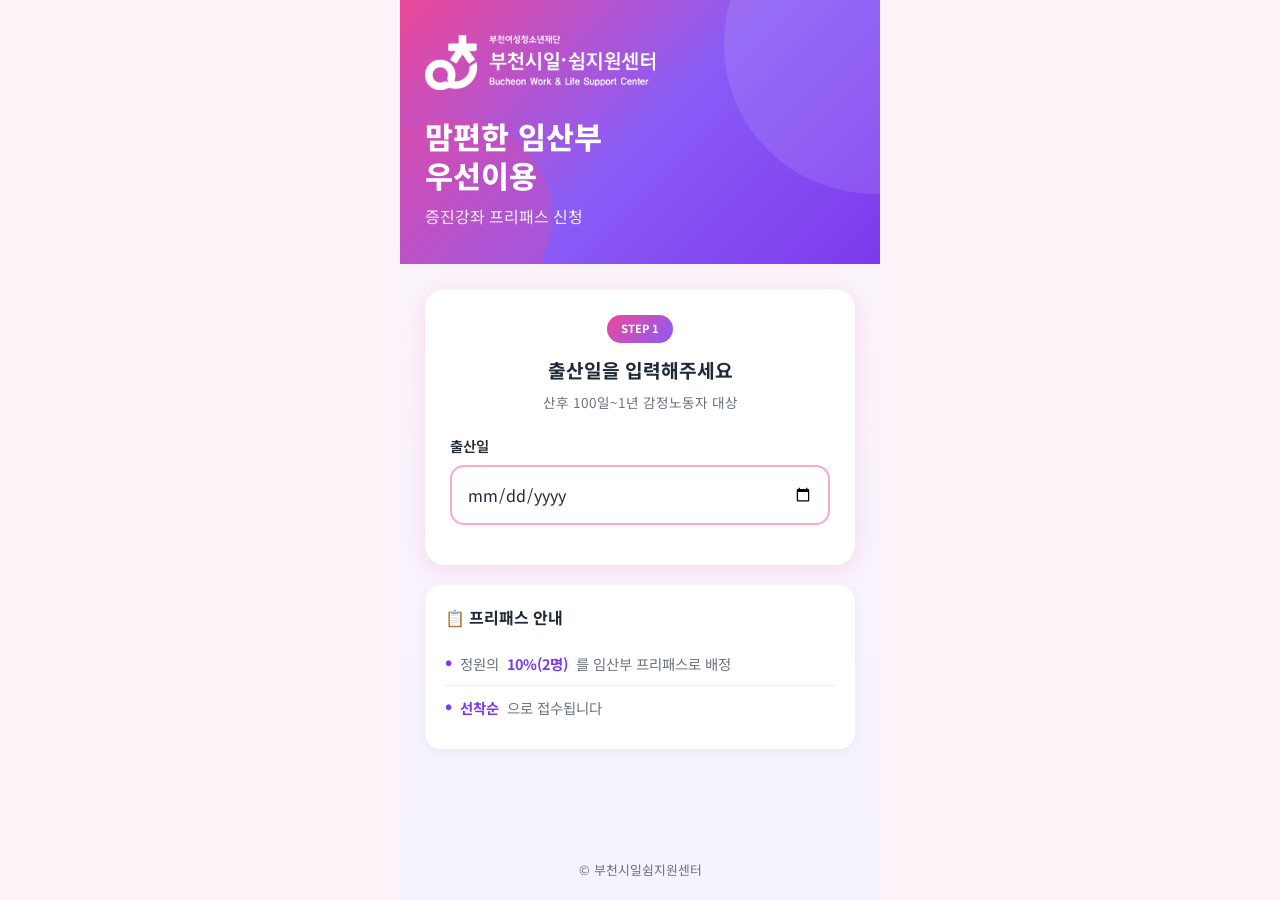
<file: index.html>
<!DOCTYPE html>
<html lang="ko">
<head>
    <meta charset="UTF-8">
    <meta name="viewport" content="width=device-width, initial-scale=1.0">
    <title>부천시일쉼지원센터 - 임산부 프리패스</title>
    <link rel="stylesheet" href="style.css">
    <link href="https://fonts.googleapis.com/css2?family=Noto+Sans+KR:wght@400;500;700;800&display=swap" rel="stylesheet">
</head>
<body>
    <div class="container">
        <!-- 헤더 -->
        <header class="main-header">
            <div class="logo-section">
                <img src="logo.png" alt="부천시일쉼지원센터" class="logo-img-header">
            </div>
            <h1>맘편한 임산부<br>우선이용</h1>
            <p class="subtitle">증진강좌 프리패스 신청</p>
        </header>

        <!-- 메인 입력 -->
        <main>
            <div class="input-card">
                <div class="card-header">
                    <span class="badge">STEP 1</span>
                    <h2>출산일을 입력해주세요</h2>
                    <p class="desc">산후 100일~1년 감정노동자 대상</p>
                </div>

                <div class="date-input-group">
                    <label>출산일</label>
                    <input type="date" id="birthDate" class="date-input">
                </div>

                <div id="calculated-info" class="calculated-info hidden">
                    <div class="status-message" id="statusMessage"></div>
                </div>
            </div>

            <!-- 프로그램 버튼 목록 -->
            <div id="program-buttons" class="program-buttons hidden">
                <h3 class="section-title">📚 참여 가능한 프로그램</h3>
                <div class="buttons-grid" id="buttonsContainer">
                    <!-- JavaScript로 생성 -->
                </div>
            </div>

            <!-- 안내사항 -->
            <div class="info-section">
                <h3>📋 프리패스 안내</h3>
                <ul class="info-list">
                    <li>정원의 <strong>10%(2명)</strong>를 임산부 프리패스로 배정</li>
                    <li><strong>선착순</strong>으로 접수됩니다</li>
                </ul>
            </div>
        </main>

        <footer>
            <p>© 부천시일쉼지원센터</p>
        </footer>
    </div>

    <!-- 상세 정보 모달 -->
    <div id="detail-modal" class="modal hidden">
        <div class="modal-content">
            <button class="close-btn" onclick="closeModal()">✕</button>
            <div id="modal-body"></div>
        </div>
    </div>

    <script src="data.js"></script>
    <script src="app.js"></script>
</body>
</html>
</file>
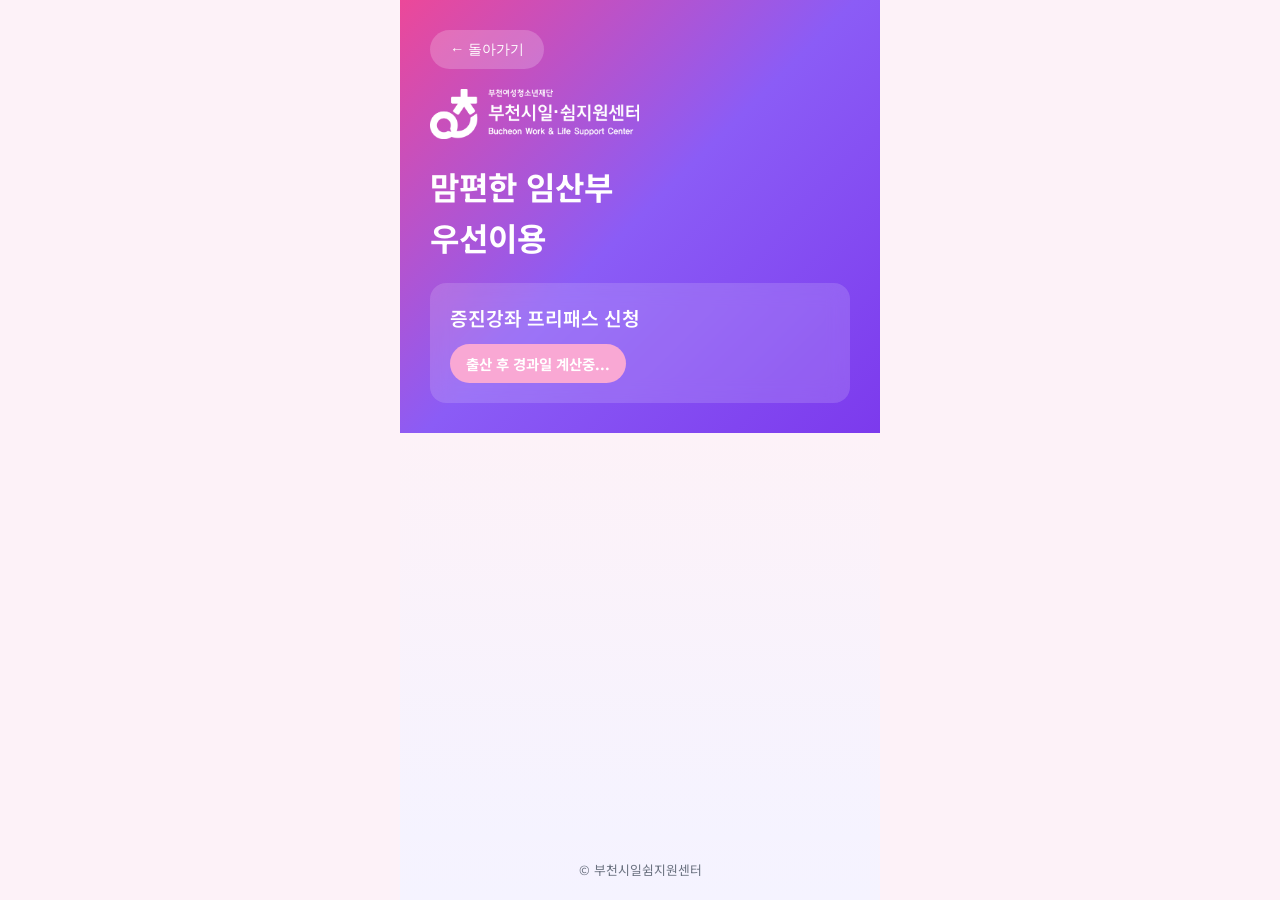
<file: results.html>
<!DOCTYPE html>
<html lang="ko">
<head>
    <meta charset="UTF-8">
    <meta name="viewport" content="width=device-width, initial-scale=1.0">
    <title>프로그램 검색 결과 - 부천시일쉼지원센터</title>
    <link rel="stylesheet" href="style.css">
    <link href="https://fonts.googleapis.com/css2?family=Noto+Sans+KR:wght@400;500;700;800&display=swap" rel="stylesheet">
</head>
<body>
    <div class="container">
        <!-- 결과 헤더 -->
        <header class="results-header">
            <button onclick="goBack()" class="back-btn">
                ← 돌아가기
            </button>

            <div class="logo-section" style="margin-bottom: 15px;">
                <img src="logo.png" alt="부천시일쉼지원센터" class="logo-img-header" style="height: 50px;">
            </div>

            <h1>맘편한 임산부<br>우선이용</h1>

            <div class="results-info">
                <h2>증진강좌 프리패스 신청</h2>
                <span class="elapsed-badge">출산 후 경과일 계산중...</span>
            </div>
        </header>

        <!-- 프로그램 목록 -->
        <main class="programs-container">
            <!-- JavaScript로 동적 생성 -->
        </main>

        <footer>
            <p>© 부천시일쉼지원센터</p>
        </footer>
    </div>

    <script src="data.js"></script>
    <script src="app.js"></script>
</body>
</html>
</file>
<file: style.css>
:root {
    /* 핑크 → 보라 그라데이션 컬러 팔레트 */
    --pink-light: #FCE7F3;
    --pink-medium: #F9A8D4;
    --pink-dark: #EC4899;
    --purple-light: #E9D5FF;
    --purple-medium: #C084FC;
    --purple-dark: #7C3AED;
    --violet: #8B5CF6;

    /* 배경 */
    --bg-pink: #FDF2F8;
    --bg-lavender: #F5F3FF;
    --white: #FFFFFF;
    --text-dark: #1F2937;
    --text-gray: #6B7280;

    /* 그라데이션 - 핑크에서 보라로 */
    --gradient-header: linear-gradient(135deg, #EC4899 0%, #8B5CF6 50%, #7C3AED 100%);
    --gradient-card: linear-gradient(135deg, #FCE7F3 0%, #F5F3FF 50%, #E9D5FF 100%);
    --gradient-button: linear-gradient(135deg, #F9A8D4 0%, #C084FC 100%);
    --gradient-active: linear-gradient(135deg, #EC4899 0%, #8B5CF6 100%);
}

* {
    margin: 0;
    padding: 0;
    box-sizing: border-box;
}

body {
    font-family: 'Noto Sans KR', -apple-system, BlinkMacSystemFont, sans-serif;
    background: var(--bg-pink);
    color: var(--text-dark);
    line-height: 1.6;
    min-height: 100vh;
}

.container {
    max-width: 480px;
    margin: 0 auto;
    min-height: 100vh;
    display: flex;
    flex-direction: column;
    background: linear-gradient(180deg, var(--bg-pink) 0%, var(--bg-lavender) 100%);
}

/* 헤더 - 핑크에서 보라로 */
.main-header {
    background: var(--gradient-header);
    color: var(--white);
    padding: 35px 25px;
    position: relative;
    overflow: hidden;
}

.main-header::before {
    content: '';
    position: absolute;
    top: -40%;
    right: -30%;
    width: 300px;
    height: 300px;
    background: rgba(255,255,255,0.1);
    border-radius: 50%;
}

.main-header::after {
    content: '';
    position: absolute;
    bottom: -20%;
    left: -10%;
    width: 200px;
    height: 200px;
    background: rgba(236,72,153,0.3);
    border-radius: 50%;
}

.logo-section {
    margin-bottom: 20px;
    position: relative;
    z-index: 1;
}

.logo-img-header {
    height: 55px;
    width: auto;
    filter: brightness(0) invert(1);
}

.main-header h1 {
    font-size: 1.9rem;
    font-weight: 800;
    line-height: 1.3;
    margin-bottom: 8px;
    position: relative;
    z-index: 1;
}

.subtitle {
    font-size: 1rem;
    opacity: 0.9;
    position: relative;
    z-index: 1;
    margin-top: 5px;
}

/* 메인 영역 */
main {
    flex: 1;
    padding: 25px;
}

/* 입력 카드 */
.input-card {
    background: var(--white);
    border-radius: 20px;
    padding: 25px;
    box-shadow: 0 4px 20px rgba(236,72,153,0.15);
    margin-bottom: 20px;
}

.card-header {
    text-align: center;
    margin-bottom: 20px;
}

.badge {
    display: inline-block;
    background: var(--gradient-active);
    color: var(--white);
    padding: 5px 14px;
    border-radius: 20px;
    font-size: 0.7rem;
    font-weight: 700;
    margin-bottom: 12px;
}

.card-header h2 {
    font-size: 1.2rem;
    color: var(--text-dark);
    margin-bottom: 6px;
}

.card-header .desc {
    color: var(--text-gray);
    font-size: 0.85rem;
}

/* 날짜 입력 */
.date-input-group {
    margin-bottom: 15px;
}

.date-input-group label {
    display: block;
    font-weight: 600;
    margin-bottom: 8px;
    color: var(--text-dark);
    font-size: 0.9rem;
}

.date-input {
    width: 100%;
    padding: 15px;
    border: 2px solid var(--pink-medium);
    border-radius: 14px;
    font-size: 1rem;
    font-family: inherit;
    color: var(--text-dark);
    background: var(--white);
    transition: all 0.3s;
    cursor: pointer;
}

.date-input:focus {
    outline: none;
    border-color: var(--purple-dark);
    box-shadow: 0 0 0 4px rgba(139,92,246,0.1);
}

/* 상태 메시지 */
.calculated-info {
    margin-top: 15px;
}

.calculated-info.hidden {
    display: none;
}

.status-message {
    padding: 12px 16px;
    border-radius: 12px;
    font-size: 0.9rem;
    font-weight: 600;
    text-align: center;
}

.status-message.eligible {
    background: #ECFDF5;
    color: #059669;
}

.status-message.not-eligible {
    background: #FEF2F2;
    color: #DC2626;
}

/* 프로그램 버튼 목록 */
.program-buttons {
    margin-bottom: 20px;
}

.program-buttons.hidden {
    display: none;
}

.section-title {
    font-size: 1.1rem;
    color: var(--text-dark);
    margin-bottom: 15px;
    font-weight: 700;
}

.buttons-grid {
    display: flex;
    flex-direction: column;
    gap: 12px;
}

/* 프로그램 버튼 - 핑크→보라 그라데이션 */
.program-btn {
    background: var(--gradient-card);
    border: none;
    border-radius: 16px;
    padding: 18px 20px;
    text-align: left;
    cursor: pointer;
    transition: all 0.3s;
    box-shadow: 0 2px 10px rgba(236,72,153,0.1);
    position: relative;
    overflow: hidden;
}

.program-btn:hover {
    transform: translateY(-2px);
    box-shadow: 0 8px 25px rgba(139,92,246,0.2);
    background: linear-gradient(135deg, #F9A8D4 0%, #E9D5FF 50%, #C084FC 100%);
}

.program-btn::before {
    content: '';
    position: absolute;
    left: 0;
    top: 0;
    width: 4px;
    height: 100%;
    background: var(--gradient-active);
}

.program-btn.available::before {
    background: linear-gradient(180deg, #10B981 0%, #059669 100%);
}

.program-btn.not-available::before {
    background: #9CA3AF;
}

.program-btn.not-available {
    opacity: 0.6;
}

.btn-header {
    display: flex;
    justify-content: space-between;
    align-items: center;
    margin-bottom: 8px;
}

.btn-number {
    background: var(--gradient-active);
    color: var(--white);
    width: 26px;
    height: 26px;
    border-radius: 50%;
    display: flex;
    align-items: center;
    justify-content: center;
    font-size: 0.8rem;
    font-weight: 700;
}

.btn-status {
    font-size: 0.75rem;
    padding: 4px 10px;
    border-radius: 12px;
    font-weight: 600;
}

.btn-status.available {
    background: #D1FAE5;
    color: #059669;
}

.btn-status.not-available {
    background: #F3F4F6;
    color: #9CA3AF;
}

.btn-title {
    font-size: 1.05rem;
    font-weight: 700;
    color: var(--text-dark);
    margin-bottom: 6px;
    line-height: 1.3;
}

.btn-meta {
    display: flex;
    gap: 15px;
    font-size: 0.85rem;
    color: var(--text-gray);
}

.btn-meta span {
    display: flex;
    align-items: center;
    gap: 4px;
}

/* 안내 섹션 */
.info-section {
    background: var(--white);
    border-radius: 16px;
    padding: 20px;
    box-shadow: 0 2px 10px rgba(0,0,0,0.05);
}

.info-section h3 {
    font-size: 1rem;
    margin-bottom: 12px;
    color: var(--text-dark);
    font-weight: 700;
}

.info-list {
    list-style: none;
}

.info-list li {
    padding: 10px 0;
    border-bottom: 1px solid var(--pink-light);
    font-size: 0.9rem;
    color: var(--text-gray);
    display: flex;
    align-items: flex-start;
    gap: 8px;
}

.info-list li:last-child {
    border-bottom: none;
}

.info-list li::before {
    content: '•';
    color: var(--purple-dark);
    font-weight: bold;
    font-size: 1.2rem;
    line-height: 1;
}

.info-list strong {
    color: var(--purple-dark);
    font-weight: 700;
}

/* 푸터 */
footer {
    padding: 20px;
    text-align: center;
}

footer p {
    font-size: 0.8rem;
    color: var(--text-gray);
}

/* 모달 */
.modal {
    position: fixed;
    top: 0;
    left: 0;
    width: 100%;
    height: 100%;
    background: rgba(0,0,0,0.5);
    display: flex;
    align-items: center;
    justify-content: center;
    z-index: 1000;
    padding: 20px;
}

.modal.hidden {
    display: none;
}

.modal-content {
    background: var(--white);
    border-radius: 24px;
    padding: 30px;
    max-width: 400px;
    width: 100%;
    max-height: 80vh;
    overflow-y: auto;
    position: relative;
    box-shadow: 0 20px 60px rgba(0,0,0,0.3);
}

.close-btn {
    position: absolute;
    top: 15px;
    right: 15px;
    background: var(--bg-pink);
    border: none;
    width: 36px;
    height: 36px;
    border-radius: 50%;
    font-size: 1.2rem;
    cursor: pointer;
    display: flex;
    align-items: center;
    justify-content: center;
    transition: all 0.2s;
}

.close-btn:hover {
    background: var(--pink-medium);
}

/* 모달 내 프로그램 상세 */
.detail-header {
    margin-bottom: 20px;
}

.detail-number {
    display: inline-block;
    background: var(--gradient-active);
    color: var(--white);
    width: 32px;
    height: 32px;
    border-radius: 50%;
    display: flex;
    align-items: center;
    justify-content: center;
    font-size: 0.9rem;
    font-weight: 700;
    margin-bottom: 12px;
}

.detail-title {
    font-size: 1.3rem;
    font-weight: 800;
    color: var(--text-dark);
    margin-bottom: 8px;
    line-height: 1.3;
}

.detail-desc {
    color: var(--text-gray);
    font-size: 0.95rem;
}

.detail-info {
    display: grid;
    gap: 12px;
    margin-bottom: 20px;
}

.info-row {
    background: linear-gradient(135deg, var(--pink-light) 0%, var(--purple-light) 100%);
    padding: 15px;
    border-radius: 12px;
}

.info-label {
    font-size: 0.8rem;
    color: var(--text-gray);
    margin-bottom: 4px;
    display: flex;
    align-items: center;
    gap: 6px;
}

.info-value {
    font-size: 0.95rem;
    font-weight: 600;
    color: var(--text-dark);
}

.info-value.highlight {
    color: var(--purple-dark);
    font-weight: 700;
}

.freepass-box {
    background: var(--gradient-active);
    color: var(--white);
    padding: 18px;
    border-radius: 14px;
    margin-bottom: 20px;
    text-align: center;
}

.freepass-label {
    font-size: 0.85rem;
    opacity: 0.95;
    margin-bottom: 4px;
}

.freepass-value {
    font-size: 1.2rem;
    font-weight: 800;
}

.apply-btn {
    display: block;
    width: 100%;
    padding: 16px;
    background: var(--gradient-active);
    color: var(--white);
    text-align: center;
    text-decoration: none;
    border-radius: 14px;
    font-weight: 700;
    font-size: 1rem;
    transition: all 0.3s;
}

.apply-btn:hover {
    transform: translateY(-2px);
    box-shadow: 0 8px 25px rgba(139,92,246,0.4);
}

.notice-box {
    background: #FEF2F2;
    color: #DC2626;
    padding: 15px;
    border-radius: 12px;
    font-size: 0.9rem;
    text-align: center;
}

/* 결과 페이지 스타일 */
.results-header {
    background: var(--gradient-header);
    color: var(--white);
    padding: 30px;
    position: relative;
}

.back-btn {
    background: rgba(255,255,255,0.2);
    border: none;
    color: var(--white);
    padding: 10px 20px;
    border-radius: 25px;
    font-size: 0.9rem;
    cursor: pointer;
    margin-bottom: 20px;
    display: inline-flex;
    align-items: center;
    gap: 8px;
    transition: all 0.3s;
}

.back-btn:hover {
    background: rgba(255,255,255,0.3);
}

.results-info {
    background: rgba(255,255,255,0.15);
    border-radius: 16px;
    padding: 20px;
    margin-top: 20px;
    backdrop-filter: blur(10px);
}

.results-info h2 {
    font-size: 1.2rem;
    margin-bottom: 10px;
    font-weight: 600;
}

.elapsed-badge {
    display: inline-block;
    background: var(--pink-medium);
    color: var(--white);
    padding: 8px 16px;
    border-radius: 20px;
    font-size: 0.9rem;
    font-weight: 700;
}

.programs-container {
    padding: 25px;
    background: linear-gradient(180deg, var(--bg-pink) 0%, var(--bg-lavender) 100%);
    min-height: 400px;
}

/* 반응형 */
@media (max-width: 480px) {
    .container {
        max-width: 100%;
    }

    .main-header {
        padding: 30px 20px;
    }

    .main-header h1 {
        font-size: 1.7rem;
    }

    main {
        padding: 20px;
    }

    .logo-img-header {
        height: 45px;
    }
}
</file>
